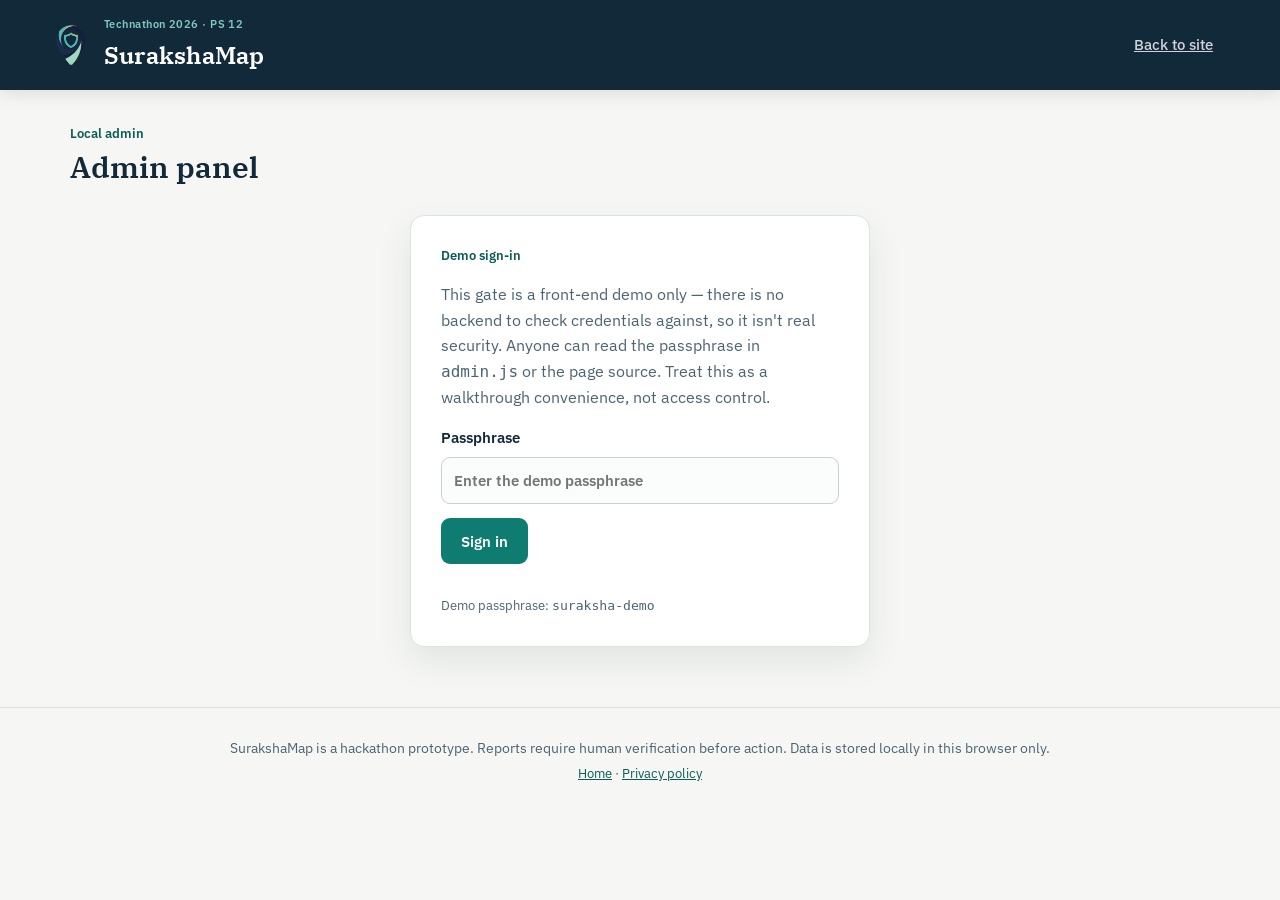
<file: admin.html>
<!doctype html>
<html lang="en">
  <head>
    <meta charset="UTF-8" />
    <meta name="viewport" content="width=device-width, initial-scale=1.0" />
    <meta name="description" content="SurakshaMap local admin panel — manage reports stored in this browser." />
    <title>Admin Panel | SurakshaMap</title>

    <link rel="preconnect" href="https://fonts.googleapis.com" />
    <link rel="preconnect" href="https://fonts.gstatic.com" crossorigin />
    <link href="https://fonts.googleapis.com/css2?family=IBM+Plex+Serif:wght@500;600;700&family=IBM+Plex+Sans:wght@400;500;600;700&family=IBM+Plex+Mono:wght@500;600&display=swap" rel="stylesheet" />
    <link rel="stylesheet" href="styles.css" />
  </head>
  <body>
    <header class="site-header">
      <div class="brand">
        <img src="SurakshaMap_logo.png" alt="SurakshaMap logo" class="brand-logo" onerror="this.style.display='none'; document.getElementById('logo-fallback').style.display='flex';" />
        <div id="logo-fallback" class="brand-logo brand-logo-fallback" aria-hidden="true">
          <svg viewBox="0 0 48 48" width="30" height="30" fill="none" xmlns="http://www.w3.org/2000/svg">
            <path d="M24 4 L42 11 V22 C42 33 34.5 41 24 44 C13.5 41 6 33 6 22 V11 Z" fill="#56C8BD" stroke="#0A5C54" stroke-width="2"/>
            <path d="M17 23.5 L22 28.5 L32 17.5" stroke="#0A3A38" stroke-width="3" stroke-linecap="round" stroke-linejoin="round"/>
          </svg>
        </div>
        <div class="brand-text">
          <p class="brand-kicker">Technathon 2026 &middot; PS 12</p>
          <h1>SurakshaMap</h1>
        </div>
      </div>
      <nav aria-label="Main navigation">
        <a class="nav-button" href="index.html">Back to site</a>
      </nav>
    </header>

    <main class="container">
      <section class="view active-view">
        <div class="section-heading">
          <div>
            <p class="eyebrow">Local admin</p>
            <h2>Admin panel</h2>
          </div>
        </div>

        <div id="login-panel" class="panel tracking-search" style="max-width: 460px;">
          <p class="eyebrow" style="margin-bottom: 10px;">Demo sign-in</p>
          <p class="muted">This gate is a front-end demo only — there is no backend to check credentials against, so it isn't real security. Anyone can read the passphrase in <code>admin.js</code> or the page source. Treat this as a walkthrough convenience, not access control.</p>
          <form id="login-form">
            <label>Passphrase
              <input id="passphrase" type="password" autocomplete="off" placeholder="Enter the demo passphrase" required />
            </label>
            <button class="primary-button full-width" type="submit" style="margin-top: 14px;">Sign in</button>
            <p id="login-message" class="form-message" role="status"></p>
          </form>
          <p class="tiny-note">Demo passphrase: <code>suraksha-demo</code></p>
        </div>

        <div id="admin-content" hidden>
          <div class="notice error" style="margin-bottom: 22px;">
            <strong>No real authentication.</strong> This prototype has no backend — the passphrase screen is a demo convenience, not real access control. A production deployment would need a real login before a page like this means anything. See the <a href="privacy.html">privacy policy</a> for details.
          </div>

          <div class="section-heading compact" style="margin-bottom: 18px;">
            <div></div>
            <button id="logout-button" class="secondary-button">Sign out</button>
          </div>

          <div class="stats-grid" style="margin-bottom: 22px;">
            <div class="stat panel"><span>Total reports</span><strong id="a-total">0</strong></div>
            <div class="stat panel"><span>Open</span><strong id="a-open">0</strong></div>
            <div class="stat panel"><span>Under review</span><strong id="a-review">0</strong></div>
            <div class="stat panel"><span>Resolved</span><strong id="a-resolved">0</strong></div>
          </div>

          <div class="panel report-management">
            <div class="section-heading compact">
              <div>
                <h3>All reports</h3>
                <p class="muted">Update status or remove a report. Changes are saved immediately to this browser's storage.</p>
              </div>
              <div class="filters">
                <select id="a-status-filter">
                  <option value="all">All statuses</option>
                  <option value="open">Open</option>
                  <option value="under_review">Under review</option>
                  <option value="resolved">Resolved</option>
                </select>
              </div>
            </div>
            <div class="table-wrap">
              <table>
                <thead><tr><th>Token</th><th>Photo</th><th>Issue</th><th>Location</th><th>Risk</th><th>Status</th><th>Update</th><th></th></tr></thead>
                <tbody id="a-table"></tbody>
              </table>
            </div>
          </div>
        </div>
      </section>
    </main>

    <footer class="site-footer">
      <p>SurakshaMap is a hackathon prototype. Reports require human verification before action. Data is stored locally in this browser only.</p>
      <p class="footer-links"><a href="index.html">Home</a> &middot; <a href="privacy.html">Privacy policy</a></p>
    </footer>

    <script src="surakshamap-risk.js" defer></script>
    <script src="admin.js" defer></script>
  </body>
</html>
</file>
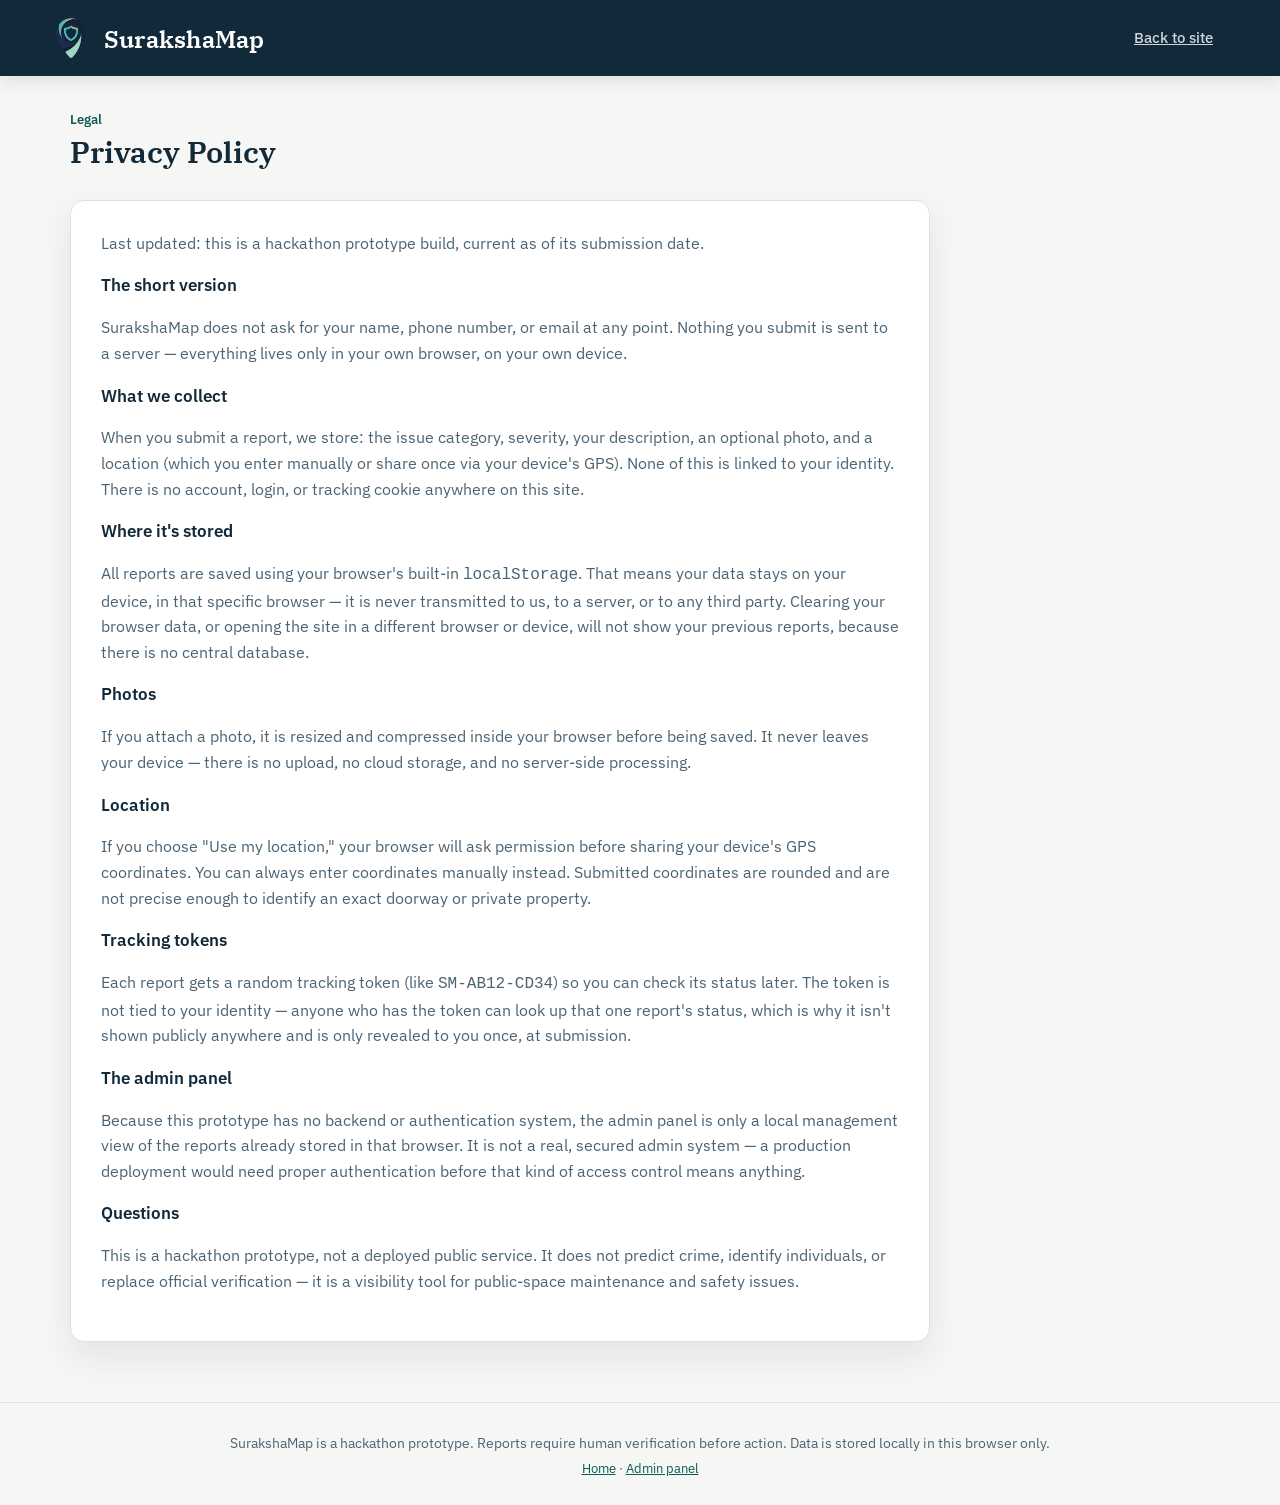
<file: privacy.html>
<!doctype html>
<html lang="en">
  <head>
    <meta charset="UTF-8" />
    <meta name="viewport" content="width=device-width, initial-scale=1.0" />
    <meta name="description" content="SurakshaMap privacy policy — what data is collected and how it's stored." />
    <title>Privacy Policy | SurakshaMap</title>

    <link rel="preconnect" href="https://fonts.googleapis.com" />
    <link rel="preconnect" href="https://fonts.gstatic.com" crossorigin />
    <link href="https://fonts.googleapis.com/css2?family=IBM+Plex+Serif:wght@500;600;700&family=IBM+Plex+Sans:wght@400;500;600;700&family=IBM+Plex+Mono:wght@500;600&display=swap" rel="stylesheet" />
    <link rel="stylesheet" href="styles.css" />
  </head>
  <body>
    <header class="site-header">
      <div class="brand">
        <img src="SurakshaMap_logo.png" alt="SurakshaMap logo" class="brand-logo" onerror="this.style.display='none'; document.getElementById('logo-fallback').style.display='flex';" />
        <div id="logo-fallback" class="brand-logo brand-logo-fallback" aria-hidden="true">
          <svg viewBox="0 0 48 48" width="30" height="30" fill="none" xmlns="http://www.w3.org/2000/svg">
            <path d="M24 4 L42 11 V22 C42 33 34.5 41 24 44 C13.5 41 6 33 6 22 V11 Z" fill="#56C8BD" stroke="#0A5C54" stroke-width="2"/>
            <path d="M17 23.5 L22 28.5 L32 17.5" stroke="#0A3A38" stroke-width="3" stroke-linecap="round" stroke-linejoin="round"/>
          </svg>
        </div>
        <div class="brand-text">
            
          <h1>SurakshaMap</h1>
        </div>
      </div>
      <nav aria-label="Main navigation">
        <a class="nav-button" href="index.html">Back to site</a>
      </nav>
    </header>

    <main class="container">
      <section class="view active-view">
        <div class="section-heading">
          <div>
            <p class="eyebrow">Legal</p>
            <h2>Privacy Policy</h2>
          </div>
        </div>

        <div class="panel" style="padding: 30px; max-width: 860px;">
          <p class="muted" style="margin-top:0;">Last updated: this is a hackathon prototype build, current as of its submission date.</p>

          <h3>The short version</h3>
          <p class="muted">SurakshaMap does not ask for your name, phone number, or email at any point. Nothing you submit is sent to a server — everything lives only in your own browser, on your own device.</p>

          <h3>What we collect</h3>
          <p class="muted">When you submit a report, we store: the issue category, severity, your description, an optional photo, and a location (which you enter manually or share once via your device's GPS). None of this is linked to your identity. There is no account, login, or tracking cookie anywhere on this site.</p>

          <h3>Where it's stored</h3>
          <p class="muted">All reports are saved using your browser's built-in <code>localStorage</code>. That means your data stays on your device, in that specific browser — it is never transmitted to us, to a server, or to any third party. Clearing your browser data, or opening the site in a different browser or device, will not show your previous reports, because there is no central database.</p>

          <h3>Photos</h3>
          <p class="muted">If you attach a photo, it is resized and compressed inside your browser before being saved. It never leaves your device — there is no upload, no cloud storage, and no server-side processing.</p>

          <h3>Location</h3>
          <p class="muted">If you choose "Use my location," your browser will ask permission before sharing your device's GPS coordinates. You can always enter coordinates manually instead. Submitted coordinates are rounded and are not precise enough to identify an exact doorway or private property.</p>

          <h3>Tracking tokens</h3>
          <p class="muted">Each report gets a random tracking token (like <code>SM-AB12-CD34</code>) so you can check its status later. The token is not tied to your identity — anyone who has the token can look up that one report's status, which is why it isn't shown publicly anywhere and is only revealed to you once, at submission.</p>

          <h3>The admin panel</h3>
          <p class="muted">Because this prototype has no backend or authentication system, the admin panel is only a local management view of the reports already stored in that browser. It is not a real, secured admin system — a production deployment would need proper authentication before that kind of access control means anything.</p>

          <h3>Questions</h3>
          <p class="muted">This is a hackathon prototype, not a deployed public service. It does not predict crime, identify individuals, or replace official verification — it is a visibility tool for public-space maintenance and safety issues.</p>
        </div>
      </section>
    </main>

    <footer class="site-footer">
      <p>SurakshaMap is a hackathon prototype. Reports require human verification before action. Data is stored locally in this browser only.</p>
      <p class="footer-links"><a href="index.html">Home</a> &middot; <a href="admin.html">Admin panel</a></p>
    </footer>
  </body>
</html>
</file>
<file: styles.css>
:root {
  --ink: #12293a;
  --ink-soft: #4b6373;
  --paper: #f6f7f4;
  --panel: #ffffff;
  --line: #dce3df;
  --teal: #0e7c71;
  --teal-deep: #0a5c54;
  --teal-mist: #e7f3f1;
  --amber: #c97a2b;
  --amber-mist: #fbeee0;
  --low: #3f9d5e;
  --medium: #d9a32b;
  --high: #e07b34;
  --critical: #c6423f;
  --shadow: 0 14px 34px rgba(18, 41, 58, 0.09);
  --radius: 14px;
  --font-serif: "IBM Plex Serif", Georgia, serif;
  --font-sans:
    "IBM Plex Sans", ui-sans-serif, system-ui, -apple-system, "Segoe UI",
    sans-serif;
  --font-mono: "IBM Plex Mono", ui-monospace, SFMono-Regular, Menlo, monospace;
}

* {
  box-sizing: border-box;
}

@media (prefers-reduced-motion: reduce) {
  *,
  *::before,
  *::after {
    animation-duration: 0.01ms !important;
    transition-duration: 0.01ms !important;
  }
}

html {
  -webkit-text-size-adjust: 100%;
}

body {
  margin: 0;
  background: var(--paper);
  color: var(--ink);
  font-family: var(--font-sans);
  line-height: 1.6;
  font-size: 16px;
}

img {
  max-width: 100%;
  display: block;
}

button,
input,
select,
textarea {
  font-family: inherit;
}

:focus-visible {
  outline: 2.5px solid var(--teal);
  outline-offset: 2px;
}

/* ---------- Header ---------- */

.site-header {
  display: flex;
  align-items: center;
  justify-content: space-between;
  gap: 18px;
  padding: 16px max(20px, calc((100% - 1180px) / 2));
  background: var(--ink);
  color: #fff;
  position: sticky;
  top: 0;
  z-index: 40;
  box-shadow: 0 2px 18px rgba(0, 0, 0, 0.12);
}

.brand {
  display: flex;
  align-items: center;
  gap: 12px;
  min-width: 0;
}

.brand-logo {
  width: 42px;
  height: 42px;
  object-fit: contain;
  flex: 0 0 auto;
}

.brand-logo-fallback {
  display: none;
  align-items: center;
  justify-content: center;
  background: rgba(255, 255, 255, 0.08);
  border-radius: 10px;
}

.brand-text {
  min-width: 0;
}

.brand-kicker {
  margin: 0;
  font-size: 0.7rem;
  font-weight: 600;
  letter-spacing: 0.04em;
  color: #7fc9be;
}

.site-header h1 {
  margin: 2px 0 0;
  font-family: var(--font-serif);
  font-weight: 600;
  font-size: 1.5rem;
  letter-spacing: 0.01em;
}

.nav-toggle {
  display: none;
  flex-direction: column;
  justify-content: center;
  gap: 5px;
  width: 40px;
  height: 40px;
  border: 1px solid rgba(255, 255, 255, 0.25);
  border-radius: 8px;
  background: transparent;
  cursor: pointer;
  flex: 0 0 auto;
}
.nav-toggle span {
  width: 18px;
  height: 2px;
  background: #fff;
  margin: 0 auto;
}

.site-header nav {
  display: flex;
  gap: 6px;
  flex-wrap: wrap;
  justify-content: flex-end;
}

.nav-button {
  border: 1px solid transparent;
  background: transparent;
  color: rgba(255, 255, 255, 0.8);
  border-radius: 999px;
  padding: 9px 16px;
  cursor: pointer;
  font-weight: 500;
  font-size: 0.92rem;
  transition:
    background 0.15s ease,
    color 0.15s ease;
  white-space: nowrap;
}
.nav-button:hover {
  background: rgba(255, 255, 255, 0.08);
  color: #fff;
}
.nav-button.active {
  background: var(--teal);
  color: #fff;
  font-weight: 600;
}

/* ---------- Layout ---------- */

.container {
  max-width: 1180px;
  margin: 0 auto;
  padding: 34px 20px 60px;
}

.view {
  display: none;
}
.active-view {
  display: block;
}

.panel {
  background: var(--panel);
  border: 1px solid var(--line);
  border-radius: var(--radius);
  box-shadow: var(--shadow);
}

.eyebrow {
  margin: 0 0 4px;
  font-size: 0.8rem;
  font-weight: 600;
  color: var(--teal-deep);
}

.section-heading {
  display: flex;
  justify-content: space-between;
  align-items: flex-end;
  flex-wrap: wrap;
  gap: 16px;
  margin-bottom: 20px;
}
.section-heading.compact {
  margin-bottom: 12px;
}

h2 {
  font-family: var(--font-serif);
  font-weight: 600;
  font-size: 1.9rem;
  line-height: 1.18;
  margin: 0 0 10px;
}
h3 {
  margin: 0 0 8px;
  font-size: 1.05rem;
  font-weight: 600;
}

.muted {
  color: var(--ink-soft);
}
.tiny-note {
  font-size: 0.82rem;
  color: var(--ink-soft);
  margin: 8px 0 0;
}

/* ---------- Home / Hero ---------- */

.hero {
  display: grid;
  grid-template-columns: 1.5fr 1fr;
  gap: 0;
  margin-bottom: 22px;
  overflow: hidden;
}

.hero-copy {
  padding: 44px 40px;
}

.hero-tag {
  margin: 0 0 10px;
  font-size: 0.82rem;
  font-weight: 600;
  color: var(--teal-deep);
}

.hero h2 {
  max-width: 22ch;
}

.hero-sub {
  max-width: 52ch;
  color: var(--ink-soft);
  font-size: 1.03rem;
  margin: 0 0 22px;
}

.hero-actions {
  display: flex;
  gap: 12px;
  flex-wrap: wrap;
}

.hero-panel-stat {
  background: var(--ink);
  color: #fff;
  padding: 40px 34px;
  display: flex;
  flex-direction: column;
  justify-content: center;
  gap: 18px;
}
.hero-panel-stat .stat-label {
  font-size: 0.85rem;
  color: #9fc3bc;
}
.hero-panel-stat strong {
  font-family: var(--font-serif);
  font-size: 3.4rem;
  line-height: 1;
  color: #fff;
}
.hero-panel-row {
  display: flex;
  justify-content: space-between;
  align-items: baseline;
  border-top: 1px solid rgba(255, 255, 255, 0.15);
  padding-top: 14px;
  font-size: 0.9rem;
  color: #c5dedb;
}
.hero-panel-row strong {
  font-family: var(--font-serif);
  font-size: 1.4rem;
  color: var(--amber);
}

.primary-button {
  background: var(--teal);
  border: 0;
  border-radius: 9px;
  color: #fff;
  padding: 13px 20px;
  font-weight: 600;
  font-size: 0.96rem;
  cursor: pointer;
  transition: background 0.15s ease;
}
.primary-button:hover {
  background: var(--teal-deep);
}

.ghost-button {
  background: transparent;
  border: 1px solid var(--line);
  border-radius: 9px;
  color: var(--ink);
  padding: 13px 20px;
  font-weight: 600;
  font-size: 0.96rem;
  cursor: pointer;
}
.ghost-button:hover {
  border-color: var(--teal);
  color: var(--teal-deep);
}

.secondary-button {
  border: 1px solid var(--teal);
  background: #fff;
  color: var(--teal-deep);
  border-radius: 8px;
  padding: 11px 16px;
  font-weight: 600;
  cursor: pointer;
}

.text-button {
  border: 0;
  background: none;
  color: var(--critical);
  font-weight: 600;
  cursor: pointer;
  padding: 0;
  font-size: 0.88rem;
}

.three-columns {
  display: grid;
  grid-template-columns: repeat(3, 1fr);
  gap: 16px;
  margin-bottom: 22px;
}

.step-card {
  padding: 24px;
}
.step-number {
  display: inline-flex;
  align-items: center;
  justify-content: center;
  width: 28px;
  height: 28px;
  border-radius: 50%;
  background: var(--teal-mist);
  color: var(--teal-deep);
  font-family: var(--font-serif);
  font-weight: 600;
  font-size: 0.9rem;
  margin-bottom: 10px;
}
.step-card p {
  color: var(--ink-soft);
  font-size: 0.93rem;
  margin: 0;
}

.notice {
  padding: 16px 20px;
  border-left: 4px solid var(--teal);
  background: var(--teal-mist);
  border-radius: 10px;
  color: var(--ink-soft);
  font-size: 0.93rem;
}
.notice.error {
  border-left-color: var(--critical);
  background: #fbeaea;
  color: #8a2e2c;
}

/* ---------- Forms ---------- */

.form-grid {
  display: grid;
  grid-template-columns: 1fr 1fr;
  gap: 20px;
  padding: 30px;
}

label {
  display: flex;
  flex-direction: column;
  gap: 7px;
  font-weight: 600;
  font-size: 0.92rem;
}

input,
select,
textarea {
  font: inherit;
  border: 1px solid #c7d2ce;
  border-radius: 9px;
  padding: 11px 12px;
  background: #fbfdfc;
  color: var(--ink);
}
textarea {
  resize: vertical;
}

.full-width {
  grid-column: 1 / -1;
}

.photo-box {
  padding: 18px;
  background: var(--teal-mist);
  border: 1px solid var(--line);
  border-radius: 10px;
}
.photo-box-head {
  display: flex;
  align-items: baseline;
  gap: 8px;
  flex-wrap: wrap;
  margin-bottom: 10px;
}
.photo-input-row {
  display: flex;
  align-items: center;
  gap: 12px;
  flex-wrap: wrap;
}

.file-button {
  display: inline-flex;
  align-items: center;
  gap: 8px;
  border: 1px solid var(--teal);
  color: var(--teal-deep);
  background: #fff;
  border-radius: 8px;
  padding: 10px 14px;
  font-weight: 600;
  font-size: 0.9rem;
  cursor: pointer;
}
.file-button:hover {
  background: #fff;
  border-color: var(--teal-deep);
}

.photo-preview {
  margin-top: 14px;
  max-width: 260px;
  border-radius: 10px;
  border: 1px solid var(--line);
}

.location-box {
  display: grid;
  grid-template-columns: 1fr 1.4fr auto;
  gap: 18px;
  align-items: center;
  padding: 18px;
  background: #f1f8f6;
  border: 1px solid var(--line);
  border-radius: 10px;
}
.location-box p {
  color: var(--ink-soft);
  margin: 3px 0 0;
  font-size: 0.88rem;
}
.location-inputs {
  display: grid;
  grid-template-columns: 1fr 1fr;
  gap: 10px;
}

.privacy-note {
  margin: 0;
  padding: 13px 14px;
  background: var(--amber-mist);
  border: 1px solid #ead3b4;
  border-radius: 9px;
  color: #6e4a1e;
  font-size: 0.88rem;
  font-weight: 400;
}

.form-message {
  margin: 0;
  font-weight: 600;
  min-height: 1.4em;
}
.form-message.success {
  color: var(--teal-deep);
}
.form-message.error {
  color: var(--critical);
}

/* ---------- Tracking ---------- */

.tracking-search {
  max-width: 780px;
  margin: 0 auto;
  padding: 30px;
}
.tracking-input-row {
  display: flex;
  gap: 10px;
  margin: 16px 0;
}
.tracking-input-row input {
  flex: 1;
  min-width: 0;
}

.tracking-token {
  font-family: var(--font-mono);
  font-weight: 600;
  letter-spacing: 0.04em;
  color: var(--teal-deep);
}

.tracking-card {
  margin-top: 18px;
  padding: 22px;
  border: 1px solid var(--line);
  border-radius: 12px;
  background: #fbfefd;
}
.tracking-card-head {
  display: flex;
  align-items: center;
  justify-content: space-between;
  gap: 12px;
  margin-bottom: 10px;
}
.tracking-photo {
  margin: 12px 0;
  max-width: 100%;
  border-radius: 10px;
  border: 1px solid var(--line);
}
.risk-line {
  display: flex;
  align-items: center;
  gap: 10px;
  margin: 10px 0 6px;
}
.recommendation {
  font-size: 0.92rem;
  color: var(--ink-soft);
  margin: 4px 0 0;
}

.status-pill {
  display: inline-block;
  border-radius: 999px;
  padding: 4px 11px;
  font-size: 0.78rem;
  font-weight: 700;
  background: #edf2f1;
}
.status-pill.open {
  background: #e7f4ec;
  color: #24734b;
}
.status-pill.under_review {
  background: #fff3d9;
  color: #946715;
}
.status-pill.resolved {
  background: #e9edf1;
  color: #53636d;
}

/* ---------- Map ---------- */

.filters {
  display: flex;
  gap: 8px;
  flex-wrap: wrap;
}
.filters select {
  padding: 9px 10px;
  font-size: 0.88rem;
}

.map {
  height: 500px;
  overflow: hidden;
}

.map-pin-dot {
  display: block;
  width: 16px;
  height: 16px;
  border-radius: 50%;
  border: 2.5px solid #fff;
  box-shadow: 0 1px 5px rgba(0, 0, 0, 0.4);
}

.map-popup {
  font-family: var(--font-sans);
  max-width: 220px;
}
.map-popup img {
  border-radius: 8px;
  margin-bottom: 8px;
  max-height: 130px;
  object-fit: cover;
  width: 100%;
}
.map-popup p {
  margin: 5px 0;
  font-size: 0.88rem;
}

.legend {
  display: flex;
  gap: 20px;
  padding: 13px 18px;
  margin-top: 12px;
  box-shadow: none;
  flex-wrap: wrap;
}
.dot {
  display: inline-block;
  width: 11px;
  height: 11px;
  border-radius: 50%;
  margin-right: 5px;
}
.dot.low {
  background: var(--low);
}
.dot.medium {
  background: var(--medium);
}
.dot.high {
  background: var(--high);
}
.dot.critical {
  background: var(--critical);
}

/* ---------- Dashboard ---------- */

.stats-grid {
  display: grid;
  grid-template-columns: repeat(5, 1fr);
  gap: 14px;
  margin-bottom: 20px;
}
.stat {
  padding: 20px;
}
.stat span {
  color: var(--ink-soft);
  display: block;
  font-size: 0.85rem;
}
.stat strong {
  font-family: var(--font-serif);
  font-size: 2.1rem;
  color: var(--teal-deep);
}

.dashboard-grid {
  display: grid;
  grid-template-columns: 1.3fr 1fr;
  gap: 18px;
  margin-bottom: 18px;
}
.dashboard-grid .panel {
  padding: 24px;
}

.hotspot-card {
  border-top: 1px solid var(--line);
  padding: 14px 0;
}
.hotspot-card:first-child {
  border-top: 0;
  padding-top: 0;
}
.hotspot-card-head {
  display: flex;
  align-items: center;
  gap: 8px;
  flex-wrap: wrap;
}
.hotspot-card p {
  margin: 7px 0 0;
  color: var(--ink-soft);
  font-size: 0.9rem;
}

.badge {
  font-size: 0.74rem;
  padding: 4px 9px;
  border-radius: 999px;
  font-weight: 700;
  color: #fff;
  white-space: nowrap;
}
.badge.Low {
  background: var(--low);
}
.badge.Medium {
  background: var(--medium);
}
.badge.High {
  background: var(--high);
}
.badge.Critical {
  background: var(--critical);
}

.bar-row {
  margin: 13px 0;
}
.bar-label {
  display: flex;
  justify-content: space-between;
  font-size: 0.88rem;
  margin-bottom: 5px;
}
.bar {
  height: 8px;
  border-radius: 999px;
  background: #e6efed;
  overflow: hidden;
}
.bar span {
  display: block;
  height: 100%;
  background: var(--teal);
  border-radius: 999px;
}

.report-management {
  padding: 24px;
  margin-top: 4px;
}
.table-wrap {
  overflow-x: auto;
}
table {
  width: 100%;
  border-collapse: collapse;
  min-width: 640px;
}
th,
td {
  padding: 11px 10px;
  border-bottom: 1px solid var(--line);
  text-align: left;
  vertical-align: middle;
  font-size: 0.9rem;
}
th {
  font-size: 0.74rem;
  text-transform: uppercase;
  letter-spacing: 0.05em;
  color: var(--ink-soft);
}
td code {
  font-family: var(--font-mono);
  font-size: 0.82rem;
  background: var(--teal-mist);
  padding: 2px 6px;
  border-radius: 5px;
}
.table-thumb {
  width: 44px;
  height: 44px;
  object-fit: cover;
  border-radius: 6px;
}
.status-select {
  border: 1px solid var(--line);
  border-radius: 7px;
  padding: 7px 8px;
  background: #fff;
  font-size: 0.86rem;
}

/* ---------- Footer ---------- */

.site-footer {
  text-align: center;
  padding: 26px 20px;
  border-top: 1px solid var(--line);
  font-size: 0.85rem;
  color: var(--ink-soft);
}
.site-footer p {
  margin: 4px 0;
}
.site-footer a {
  color: var(--teal-deep);
}
.footer-links {
  font-size: 0.82rem;
}

/* =========================================================
   RESPONSIVE SYSTEM
   - No horizontal page overflow
   - Stable header/menu at every phone width
   - Hero stacks cleanly below 860px
   - Hero statistics always use:
       Open reports .......... 3
       Hotspots flagged ...... 1
   - Forms, cards, maps and tables adapt progressively
   ========================================================= */

/* ---------- Large tablets / small desktops ---------- */

@media (max-width: 1050px) and (min-width: 861px) {
  .stats-grid {
    grid-template-columns: repeat(3, 1fr);
  }

  .container {
    padding-left: 18px;
    padding-right: 18px;
  }
}

/* ---------- Tablets and phones ---------- */

@media (max-width: 860px) {
  html,
  body {
    width: 100%;
    max-width: 100%;
    overflow-x: hidden;
  }

  .site-header {
    flex-wrap: wrap;
    row-gap: 0;
    padding-left: 18px;
    padding-right: 18px;
    z-index: 2000;
    isolation: isolate;
  }

  .brand {
    flex: 1 1 auto;
    min-width: 0;
  }

  .brand-text {
    min-width: 0;
  }

  .brand-kicker {
    overflow: hidden;
    text-overflow: ellipsis;
    white-space: nowrap;
  }

  .nav-toggle {
    display: flex;
    position: relative;
    z-index: 2002;
  }

  /* Mobile menu stays in normal document flow. */
  .site-header nav {
    display: none;
    flex: 0 0 100%;
    width: 100%;
    order: 3;
    position: static;
    flex-direction: column;
    align-items: stretch;
    gap: 4px;
    padding: 8px 0 2px;
    margin-top: 8px;
    background: var(--ink);
    box-shadow: none;
    z-index: 2001;
  }

  .site-header nav.nav-open {
    display: flex;
  }

  .nav-button {
    width: 100%;
    min-height: 44px;
    text-align: left;
    border-radius: 9px;
    padding: 11px 14px;
  }

  .container {
    width: 100%;
    max-width: 100%;
    padding-left: 18px;
    padding-right: 18px;
  }

  .hero {
    grid-template-columns: 1fr;
  }

  .hero h2 {
    max-width: none;
  }

  .hero-copy {
    padding: 32px 26px;
  }

  /* -------------------------------------------------------
     HERO STATISTICS
     Always two rows on tablet/mobile:

     Open reports                    3
     Hotspots flagged                1
     ------------------------------------------------------- */

  .hero-panel-stat {
    display: grid;
    grid-template-columns: minmax(0, 1fr) max-content;
    grid-template-rows: auto auto;
    align-items: center;
    column-gap: 24px;
    row-gap: 10px;
    padding: 24px 26px;
    flex-direction: unset;
    flex-wrap: unset;
  }

  .hero-panel-stat > .stat-label {
    grid-column: 1;
    grid-row: 1;
    min-width: 0;
    white-space: nowrap;
  }

  .hero-panel-stat > strong {
    grid-column: 2;
    grid-row: 1;
    justify-self: end;
    margin: 0;
  }

  .hero-panel-row {
    display: contents;
  }

  .hero-panel-row .stat-label {
    grid-column: 1;
    grid-row: 2;
    min-width: 0;
    white-space: nowrap;
  }

  .hero-panel-row strong {
    grid-column: 2;
    grid-row: 2;
    justify-self: end;
    margin: 0;
  }

  .three-columns {
    grid-template-columns: 1fr;
  }

  .form-grid {
    grid-template-columns: 1fr;
    gap: 16px;
    padding: 22px;
  }

  .full-width {
    grid-column: 1;
  }

  .location-box {
    grid-template-columns: 1fr;
    gap: 14px;
  }

  .location-inputs {
    grid-template-columns: 1fr 1fr;
  }

  .location-box .secondary-button {
    justify-self: start;
  }

  .stats-grid {
    grid-template-columns: repeat(2, minmax(0, 1fr));
  }

  .dashboard-grid {
    grid-template-columns: 1fr;
  }

  .map {
    height: min(65vh, 460px);
    min-height: 320px;
  }

  .section-heading {
    align-items: flex-start;
  }

  .filters {
    width: 100%;
  }

  .table-wrap {
    width: 100%;
    max-width: 100%;
    overflow-x: auto;
    -webkit-overflow-scrolling: touch;
  }
}

/* ---------- Phones ---------- */

@media (max-width: 600px) {
  .site-header {
    padding: 11px 14px;
  }

  .brand {
    gap: 9px;
  }

  .brand-logo {
    width: 38px;
    height: 38px;
  }

  .site-header h1 {
    font-size: 1.25rem;
  }

  .brand-kicker {
    font-size: 0.62rem;
  }

  .container {
    padding: 22px 12px 42px;
  }

  h2 {
    font-size: 1.55rem;
  }

  .hero-copy {
    padding: 24px 18px;
  }

  .hero-sub {
    font-size: 0.96rem;
  }

  .hero-actions {
    display: grid;
    grid-template-columns: 1fr;
    width: 100%;
    gap: 10px;
  }

  .hero-actions .primary-button,
  .hero-actions .ghost-button {
    width: 100%;
    min-height: 46px;
  }

  /* Keep the statistics clean and identical at all phone widths. */
  .hero-panel-stat {
    grid-template-columns: minmax(0, 1fr) max-content;
    column-gap: 18px;
    row-gap: 8px;
    padding: 20px 18px;
  }

  .hero-panel-stat .stat-label {
    font-size: 0.84rem;
    line-height: 1.25;
  }

  .hero-panel-stat > strong {
    font-size: 2.8rem;
    line-height: 1;
  }

  .hero-panel-row strong {
    font-size: 1.65rem;
    line-height: 1;
  }

  .step-card {
    padding: 20px;
  }

  .notice {
    padding: 14px 15px;
  }

  .form-grid {
    padding: 16px;
    gap: 14px;
    border-radius: 12px;
  }

  .photo-box,
  .location-box {
    padding: 14px;
  }

  .photo-input-row {
    align-items: stretch;
    flex-direction: column;
    gap: 9px;
  }

  .file-button {
    width: 100%;
    justify-content: center;
  }

  #photo-file-name {
    display: block;
    max-width: 100%;
    overflow: hidden;
    text-overflow: ellipsis;
    white-space: nowrap;
  }

  .text-button {
    align-self: flex-start;
  }

  .location-inputs {
    grid-template-columns: 1fr;
    gap: 10px;
  }

  .location-box .secondary-button,
  .form-grid > .primary-button {
    width: 100%;
    min-height: 46px;
  }

  input,
  select,
  textarea {
    width: 100%;
    max-width: 100%;
    font-size: 16px;
  }

  .tracking-search {
    padding: 18px;
  }

  .tracking-input-row {
    flex-direction: column;
  }

  .tracking-input-row input,
  .tracking-input-row button {
    width: 100%;
    min-height: 46px;
  }

  .tracking-card {
    padding: 17px;
  }

  .tracking-card-head {
    align-items: flex-start;
    flex-direction: column;
  }

  .risk-line {
    align-items: flex-start;
    flex-wrap: wrap;
  }

  .section-heading {
    gap: 12px;
    margin-bottom: 16px;
  }

  .filters {
    display: grid;
    grid-template-columns: 1fr;
    gap: 8px;
  }

  .filters select {
    width: 100%;
    min-height: 44px;
  }

  .map {
    height: 55vh;
    min-height: 300px;
    max-height: 430px;
    border-radius: 12px;
  }

  .legend {
    gap: 10px 16px;
    padding: 11px 14px;
  }

  .stats-grid {
    grid-template-columns: 1fr 1fr;
    gap: 10px;
  }

  .stat {
    padding: 15px;
  }

  .stat strong {
    font-size: 1.65rem;
  }

  .dashboard-grid .panel,
  .report-management {
    padding: 17px;
  }

  table {
    min-width: 620px;
  }

  .site-footer {
    padding: 22px 14px;
  }
}

/* ---------- Very small phones ---------- */

@media (max-width: 390px) {
  .site-header h1 {
    font-size: 1.12rem;
  }

  .brand-logo {
    width: 34px;
    height: 34px;
  }

  .nav-toggle {
    width: 38px;
    height: 38px;
  }

  .container {
    padding-left: 10px;
    padding-right: 10px;
  }

  .hero-copy {
    padding-left: 16px;
    padding-right: 16px;
  }

  .hero-panel-stat {
    padding: 18px 14px;
    column-gap: 12px;
    row-gap: 7px;
  }

  .hero-panel-stat .stat-label {
    font-size: 0.78rem;
  }

  .hero-panel-stat > strong {
    font-size: 2.55rem;
  }

  .hero-panel-row strong {
    font-size: 1.55rem;
  }

  .form-grid {
    padding: 13px;
  }

  .stats-grid {
    grid-template-columns: 1fr;
  }
}

/* ---------- Extra-small screens ---------- */

@media (max-width: 340px) {
  .site-header {
    padding-left: 10px;
    padding-right: 10px;
  }

  .brand {
    gap: 7px;
  }

  .site-header h1 {
    font-size: 1.04rem;
  }

  .hero-panel-stat {
    padding-left: 12px;
    padding-right: 12px;
    column-gap: 8px;
  }

  .hero-panel-stat .stat-label {
    font-size: 0.73rem;
  }

  .hero-panel-stat > strong {
    font-size: 2.35rem;
  }

  .hero-panel-row strong {
    font-size: 1.45rem;
  }
}

/* ---------- General overflow protection ---------- */

body,
main,
section,
.panel,
.form-grid,
.photo-box,
.location-box,
.tracking-card,
.dashboard-grid,
.stats-grid {
  min-width: 0;
}

h1,
h2,
h3,
p,
label,
.muted,
.recommendation,
.notice,
.privacy-note,
.tracking-card,
.hotspot-card {
  overflow-wrap: anywhere;
}

/* Leaflet/map layers stay below the header. */
.leaflet-container,
.leaflet-pane,
.leaflet-control-container {
  z-index: 1;
}
</file>
